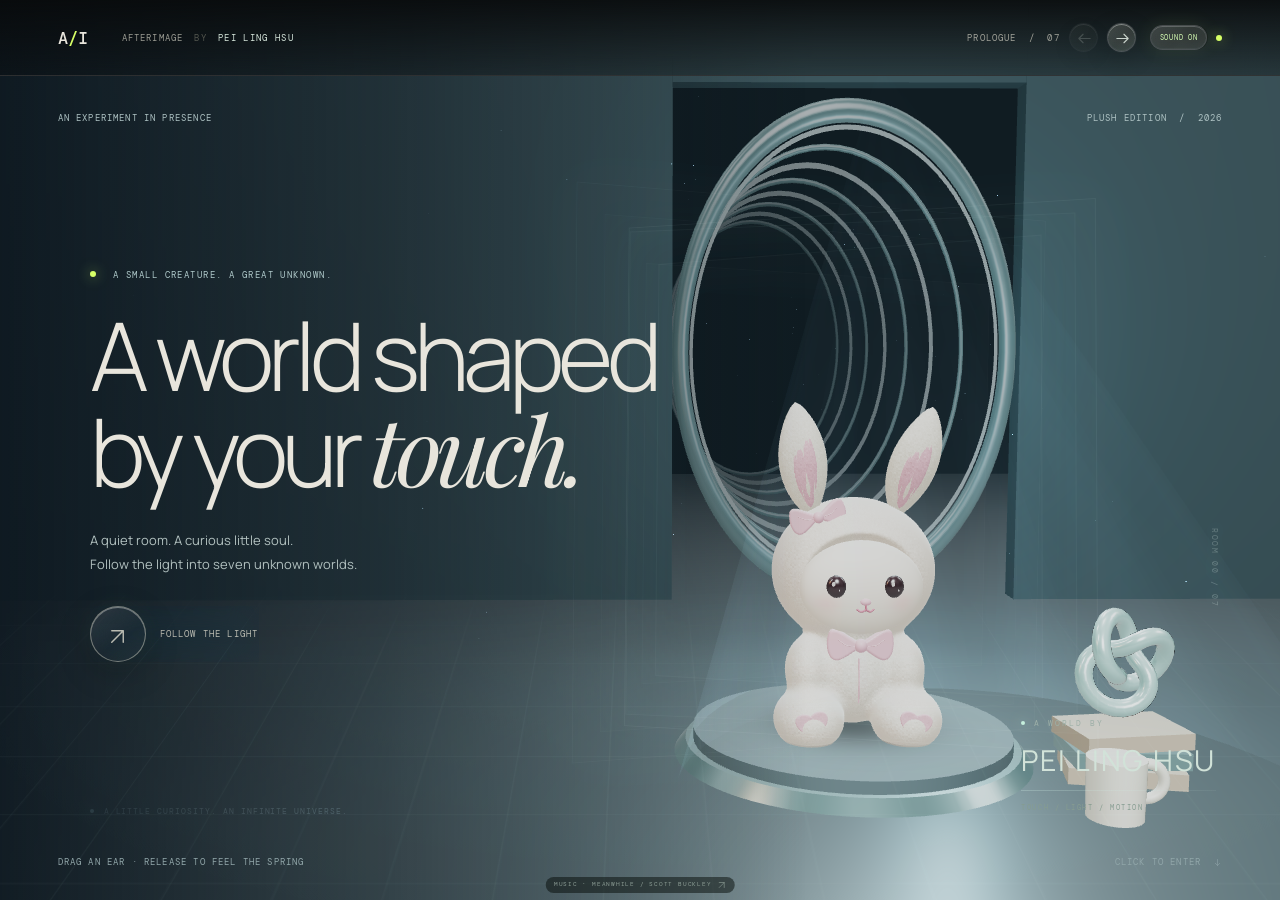
<file: index.html>
<!doctype html>
<html lang="en">
<head>
  <meta name="site-release" content="liquid3d-20261025">
  <meta charset="utf-8">
  <meta name="viewport" content="width=device-width, initial-scale=1">
  <meta name="theme-color" content="#0c0d0c">
  <title>PEI LING HSU — AFTERIMAGE</title>
  <meta name="author" content="Pei Ling Hsu">
  <meta name="description" content="AFTERIMAGE by Pei Ling Hsu. Seven interactive worlds shaped by touch, light and motion.">
  <link rel="preload" href="assets/models/lumi-plush.glb" as="fetch" crossorigin="anonymous">
  <link rel="stylesheet" href="fonts.css">
  <link rel="stylesheet" href="style.css?v=cb6b99a76942">
</head>
<body>
  <div class="grain" aria-hidden="true"></div>
  <header class="hud">
    <a class="sigil" href="#threshold" aria-label="Return to beginning">A<span>/</span>I</a>
    <span class="hud-title mono">AFTERIMAGE <i>BY</i> <span class="hud-author">PEI LING HSU</span></span>
    <div class="hud-right"><span class="chapter-count mono" id="chapterCount">PROLOGUE&nbsp; / &nbsp;07</span><button class="chapter-step" id="chapterPrev" aria-label="Previous chapter"><svg class="ui-arrow" viewBox="0 0 24 24" fill="none" stroke="currentColor" stroke-width="1.5" stroke-linecap="round" stroke-linejoin="round" aria-hidden="true" focusable="false"><path d="M20 12H4m6-6-6 6 6 6"/></svg></button><button class="chapter-step" id="chapterNext" aria-label="Next chapter"><svg class="ui-arrow" viewBox="0 0 24 24" fill="none" stroke="currentColor" stroke-width="1.5" stroke-linecap="round" stroke-linejoin="round" aria-hidden="true" focusable="false"><path d="M4 12h16m-6-6 6 6-6 6"/></svg></button><button class="sound-toggle mono" id="soundToggle" aria-pressed="true">SOUND&nbsp; ON</button><span class="hud-dot"></span></div>
  </header>
  <div class="progress-track"><span id="progress"></span></div>

  <div class="world-architecture" aria-hidden="true">
    <div class="room-floor"></div><div class="room-portal portal-a"></div><div class="room-portal portal-b"></div>
    <div class="room-coordinate mono" id="roomCoordinate">ROOM 00 / 07</div>
  </div>

  <main class="journey" id="journey">
    <section class="scene threshold is-active" id="threshold" data-chapter="PROLOGUE" aria-label="The threshold">
      <div id="homeWorld" class="home-world"></div>
      <div class="threshold-wash"></div>
      <div class="scene-meta mono"><span>AN EXPERIMENT IN PRESENCE</span><span>PLUSH EDITION&nbsp; / &nbsp;2026</span></div>
      <div class="threshold-copy">
        <p class="kicker mono"><span class="live-mark"></span> A SMALL CREATURE. A GREAT UNKNOWN.</p>
        <h1>A world shaped<br>by your <span class="touch-word"><em>touch.</em><i aria-hidden="true">touch.</i></span></h1>
        <p class="threshold-intro">A quiet room. A curious little soul.<br>Follow the light into seven unknown worlds.</p>
        <button class="enter-button" id="enterButton"><span class="enter-ring"><b><svg class="ui-arrow" viewBox="0 0 24 24" fill="none" stroke="currentColor" stroke-width="1.5" stroke-linecap="round" stroke-linejoin="round" aria-hidden="true" focusable="false"><path d="M6 18 18 6M6 6h12v12"/></svg></b></span><span class="mono">FOLLOW THE LIGHT</span></button>
      </div>
      <div class="creator-signature signature-home" tabindex="0" aria-label="A world by Pei Ling Hsu">
        <span class="signature-eyebrow mono"><i></i> A WORLD BY</span>
        <p class="signature-name" aria-label="Pei Ling Hsu">PEI LING HSU</p>
        <span class="signature-rule" aria-hidden="true"></span>
        <span class="signature-caption mono">TOUCH / LIGHT / MOTION</span>
      </div>
      <div class="threshold-foot mono"><span>DRAG AN EAR · RELEASE TO FEEL THE SPRING</span><span>CLICK TO ENTER&nbsp; <svg class="ui-arrow" viewBox="0 0 24 24" fill="none" stroke="currentColor" stroke-width="1.5" stroke-linecap="round" stroke-linejoin="round" aria-hidden="true" focusable="false"><path d="M12 4v16m-6-6 6 6 6-6"/></svg></span></div>
    </section>

    <section class="scene fluid-scene" id="fluidScene" data-chapter="I — THE TRACE" aria-label="Fluid field">
      <canvas class="scene-canvas" id="fluidCanvas" aria-label="Move and hold your pointer to disturb the fluid field"></canvas>
      <div class="scene-vignette"></div>
      <div class="scene-topline mono"><span>01 / THE TRACE</span><span>HOLD · MOVE · RELEASE</span></div>
      <div class="scene-copy fluid-copy">
        <p class="kicker mono">A SURFACE THAT REMEMBERS</p>
        <h2 class="ghost-title">Nothing<br>stays <em>still.</em></h2>
        <h2 class="reveal-title" aria-hidden="true">Nothing<br>stays <em>still.</em></h2>
        <p class="scene-description">Hold the field. Pull it into a current.<br>Let go and watch the memory dissolve.</p>
      </div>
      <div class="scene-aside mono"><span>FIELD STUDY / 001</span><span>YOUR CURSOR IS THE FORCE</span></div>
      <button class="next-scene mono" data-next="gravityScene">FOLLOW THE CURRENT <b><svg class="ui-arrow" viewBox="0 0 24 24" fill="none" stroke="currentColor" stroke-width="1.5" stroke-linecap="round" stroke-linejoin="round" aria-hidden="true" focusable="false"><path d="M4 12h16m-6-6 6 6-6 6"/></svg></b></button>
    </section>

    <section class="scene gravity-scene" id="gravityScene" data-chapter="II — THE BODY" aria-label="Three dimensional gravity field">
      <canvas class="scene-canvas" id="gravityCanvas" aria-label="Drag the planets across the floor and collide them"></canvas>
      <div class="gravity-glow"></div>
      <div class="scene-topline mono"><span>02 / THE BODY</span><span>DRAG IN ANY DIRECTION · SHIFT-DRAG FOR DEPTH</span></div>
      <div class="scene-copy gravity-copy">
        <p class="kicker mono">MASS / MOMENTUM / 3D COLLISION</p>
        <h2>Give it<br><em>weight.</em></h2>
        <p class="scene-description">Pull a planet up, across, or through depth.<br>Release it into the pile. Watch the stack settle.</p>
      </div>
      <div class="collision-readout mono"><span>3D GRAVITY / FLOOR + STACK</span><b id="collisionCount">0 IMPACTS</b></div>
      <button class="next-scene mono" data-next="revealScene">STEP INTO THE ARCHIVE <b><svg class="ui-arrow" viewBox="0 0 24 24" fill="none" stroke="currentColor" stroke-width="1.5" stroke-linecap="round" stroke-linejoin="round" aria-hidden="true" focusable="false"><path d="M4 12h16m-6-6 6 6-6 6"/></svg></b></button>
    </section>

    <section class="scene reveal-scene" id="revealScene" data-chapter="III — THE OBJECT" aria-label="Layered exhibit reveal">
      <div class="scene-topline mono"><span>03 / THE OBJECT</span><span>CLICK TO PEEL BACK A LAYER</span></div>
      <div class="reveal-composition">
        <div class="object-caption mono"><span>SPECIMEN 03-A</span><span>AN OBJECT IN FOUR MEMORIES</span></div>
        <div class="object-stage" id="objectStage" role="img" aria-label="A layered glass sculpture. Click to uncover it.">
          <div class="object-aura"></div>
          <div class="object-core"><span>AFTER<br>IMAGE</span><i></i></div>
          <div class="object-shell shell-back"></div>
          <div class="object-shell shell-mid"></div>
          <div class="object-shell shell-front"></div>
          <div class="object-orbit orbit-a"></div><div class="object-orbit orbit-b"></div>
          <span class="object-index mono">03 — 04</span>
        </div>
        <div class="object-copy">
          <p class="kicker mono">A STUDY IN REVEAL</p>
          <h2>Look closer.<br><em>Then closer.</em></h2>
          <p>Some things only appear after the surface moves.</p>
          <button id="peelButton" class="peel-button mono"><span>UNVEIL LAYER 01</span><b><svg class="ui-arrow" viewBox="0 0 24 24" fill="none" stroke="currentColor" stroke-width="1.5" stroke-linecap="round" stroke-linejoin="round" aria-hidden="true" focusable="false"><path d="M6 18 18 6M6 6h12v12"/></svg></b></button>
          <div class="layer-counter mono" id="layerCounter">LAYER 00 / 03</div>
        </div>
      </div>
      <button class="next-scene mono" data-next="clothScene">LEAVE SOMETHING BEHIND <b><svg class="ui-arrow" viewBox="0 0 24 24" fill="none" stroke="currentColor" stroke-width="1.5" stroke-linecap="round" stroke-linejoin="round" aria-hidden="true" focusable="false"><path d="M4 12h16m-6-6 6 6-6 6"/></svg></b></button>
    </section>

    <section class="scene cloth-scene" id="clothScene" data-chapter="IV — THE HAND" aria-label="Cloth simulation">
      <canvas class="scene-canvas" id="clothCanvas" aria-label="Grab any point on the cloth and pull"></canvas>
      <div class="cloth-atmosphere"></div>
      <div class="scene-topline mono"><span>04 / THE HAND</span><span>GRAB THE FABRIC · PULL · RELEASE</span></div>
      <div class="scene-copy cloth-copy">
        <p class="kicker mono">A SOFT BODY IN SPACE</p>
        <h2>What we<br>touch, <em>moves.</em></h2>
        <p class="scene-description">Take hold anywhere.<br>The fabric will follow your hand.</p>
      </div>
      <div class="cloth-note mono">TENSION / MEMORY / RETURN</div>
      <button class="next-scene mono" data-next="orbitScene">ENTER THE ORBIT ROOM <b><svg class="ui-arrow" viewBox="0 0 24 24" fill="none" stroke="currentColor" stroke-width="1.5" stroke-linecap="round" stroke-linejoin="round" aria-hidden="true" focusable="false"><path d="M4 12h16m-6-6 6 6-6 6"/></svg></b></button>
    </section>

    <section class="scene orbit-scene" id="orbitScene" data-chapter="V — THE BLOOM" aria-label="A modeled three dimensional flower">
      <canvas class="scene-canvas" id="orbitCanvas" aria-label="Drag to turn the flower; click to open and close the petals"></canvas>
      <div class="scene-vignette"></div>
      <div class="scene-topline mono"><span>05 / THE BLOOM</span><span>DRAG TO TURN · CLICK TO OPEN</span></div>
      <div class="scene-copy orbit-copy">
        <p class="kicker mono">A STUDY IN LAYERS</p>
        <h2>Let it<br><em>unfold.</em></h2>
        <p class="scene-description">Turn the bloom in your hand.<br>Click to open and close its petals.</p>
      </div>
      <div class="scene-aside mono"><span>PETALS / 036</span><span>THE MODEL TURNS WITH YOU</span></div>
      <button class="next-scene mono" data-next="fieldScene">ENTER THE MAGNETIC ROOM <b><svg class="ui-arrow" viewBox="0 0 24 24" fill="none" stroke="currentColor" stroke-width="1.5" stroke-linecap="round" stroke-linejoin="round" aria-hidden="true" focusable="false"><path d="M4 12h16m-6-6 6 6-6 6"/></svg></b></button>
    </section>

    <section class="scene field-scene" id="fieldScene" data-chapter="VI — THE FIELD" aria-label="A magnetic particle field">
      <canvas class="scene-canvas" id="fieldCanvas" aria-label="Move to attract particles, hold to reverse the field"></canvas>
      <div class="scene-vignette"></div>
      <canvas class="magnet-model" id="magnetCanvas" aria-label="A modeled 3D horseshoe magnet"></canvas>
      <div class="magnet-label magnet-n" aria-hidden="true">N</div><div class="magnet-label magnet-s" aria-hidden="true">S</div>
      <div class="scene-topline mono"><span>06 / THE MAGNET</span><span>MOVE TO ATTRACT · HOLD TO REPEL</span></div>
      <div class="scene-copy field-copy">
        <p class="kicker mono">INVISIBLE FORCES, MADE VISIBLE</p>
        <h2>Feel the<br><em>invisible.</em></h2>
        <p class="scene-description">Watch the filings gather around the poles.<br>Move your hand to bend the field.</p>
      </div>
      <div class="scene-aside mono"><span>NORTH / SOUTH · ATTRACTION / REPULSION</span><span>THE FIELD ANSWERS YOUR HAND</span></div>
      <button class="next-scene mono" data-next="lensScene">PASS THROUGH THE GLASS <b><svg class="ui-arrow" viewBox="0 0 24 24" fill="none" stroke="currentColor" stroke-width="1.5" stroke-linecap="round" stroke-linejoin="round" aria-hidden="true" focusable="false"><path d="M4 12h16m-6-6 6 6-6 6"/></svg></b></button>
    </section>

    <section class="scene lens-scene" id="lensScene" data-chapter="VII — THE COSMIC SEA" aria-label="A pointer-controlled spiral galaxy">
      <div class="scene-canvas cosmic-world" id="cosmicWorld" role="img" aria-label="Move the perspective halo to reveal a three-dimensional galaxy. Hold to look deeper."></div>
      <div class="lens-copy scene-copy">
        <p class="kicker mono">THE EDGE OF WHAT WE KNOW</p>
        <h2>Where the<br><em>dark sings.</em></h2>
        <p class="scene-description">Move the halo. Look into another universe.<br>Hold to drift deeper into the stars.</p>
      </div>
      <div class="scene-topline mono"><span>07 / THE COSMIC SEA</span><span>DRAG TO EXPLORE · HOLD TO EXPAND · RELEASE TO SCATTER</span></div>
      <div class="scene-aside mono"><span>SPIRAL ARM / 04</span><span>A WINDOW INTO THE INFINITE</span></div>
      <button class="next-scene mono" data-next="epilogue">DRIFT BEYOND THE EDGE <b><svg class="ui-arrow" viewBox="0 0 24 24" fill="none" stroke="currentColor" stroke-width="1.5" stroke-linecap="round" stroke-linejoin="round" aria-hidden="true" focusable="false"><path d="M4 12h16m-6-6 6 6-6 6"/></svg></b></button>
    </section>

    <section class="scene epilogue" id="epilogue" data-chapter="EPILOGUE" aria-label="End of experience">
      <div class="epilogue-glass"></div>
      <div class="scene-topline mono"><span>END OF TAKE</span><span>THE SPACE REMAINS</span></div>
      <div class="epilogue-copy">
        <p class="kicker mono">AFTERIMAGE / 2026</p>
        <h2>The end<br>is another <em>beginning.</em></h2>
        <div class="creator-signature signature-end" tabindex="0" aria-label="An interactive world by Pei Ling Hsu">
          <span class="signature-eyebrow mono"><i></i> AN INTERACTIVE WORLD BY</span>
          <p class="signature-name" aria-label="Pei Ling Hsu">PEI LING HSU</p>
          <span class="signature-rule" aria-hidden="true"></span>
        </div>
        <button class="restart-button mono" id="restartButton">RETURN TO THE THRESHOLD&nbsp; <svg class="ui-arrow" viewBox="0 0 24 24" fill="none" stroke="currentColor" stroke-width="1.5" stroke-linecap="round" stroke-linejoin="round" aria-hidden="true" focusable="false"><path d="M6 18 18 6M6 6h12v12"/></svg></button>
      </div>
      <div class="epilogue-foot mono"><span>PEI LING HSU / AFTERIMAGE / 2026</span><span>THANK YOU FOR LEAVING A TRACE</span></div>
    </section>
  </main>

  <a class="music-credit mono" href="music-credits.html" target="_blank" rel="noopener">MUSIC · MEANWHILE / SCOTT BUCKLEY <svg class="ui-arrow" viewBox="0 0 24 24" fill="none" stroke="currentColor" stroke-width="1.5" stroke-linecap="round" stroke-linejoin="round" aria-hidden="true" focusable="false"><path d="M6 18 18 6M6 6h12v12"/></svg></a>
  <div class="custom-cursor" aria-hidden="true"><i></i><span>DRAG</span></div>
  <script src="cinematic.js?v=bdc3c764c707"></script>
  <script src="app.js?v=c9c0377e752d"></script>
  <script src="assets/home-world.js?v=9c31e48787ae" defer></script>
<script src="release-check.js?v=2c79099788d6" defer></script>
</body>
</html>
</file>
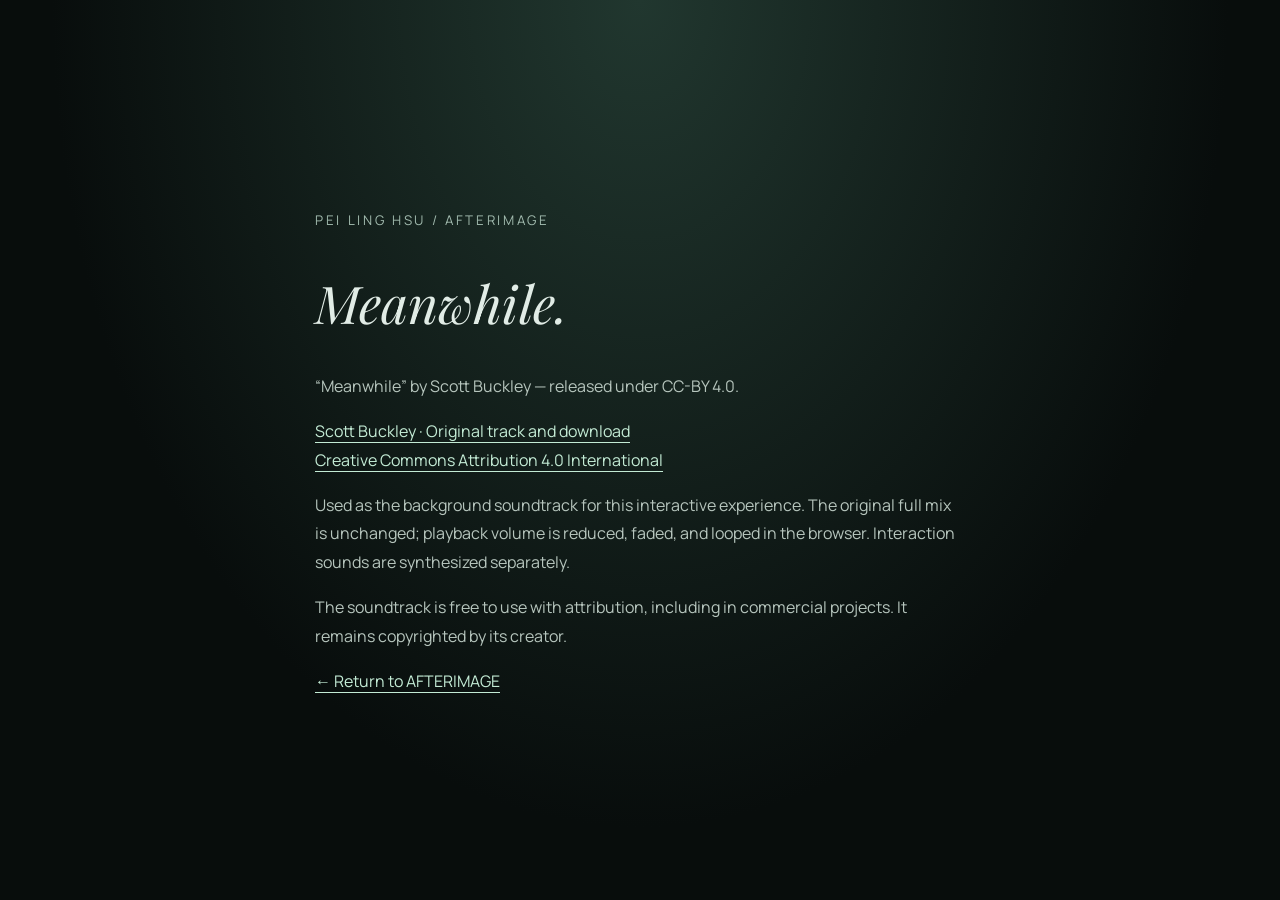
<file: music-credits.html>
<!doctype html><html lang="en"><head><meta charset="utf-8"><meta name="viewport" content="width=device-width,initial-scale=1"><title>Music credits — AFTERIMAGE</title><link rel="stylesheet" href="fonts.css"><style>body{margin:0;min-height:100svh;display:grid;place-items:center;background:radial-gradient(ellipse at top,#21372f,#080d0c 65%);color:#e1ece6;font:16px/1.8 Manrope,Arial,sans-serif}main{max-width:650px;padding:50px 8vw}small{letter-spacing:.2em;color:#a0b9ad}h1{font:italic 52px 'Playfair Display',Georgia,serif}a{color:#c3ebd5;text-underline-offset:5px}p{color:#b6c5bd}</style></head><body><main><small>PEI LING HSU / AFTERIMAGE</small><h1>Meanwhile.</h1><p>“Meanwhile” by Scott Buckley — released under CC-BY 4.0.</p><p><a href="https://www.scottbuckley.com.au/library/meanwhile/">Scott Buckley · Original track and download</a><br><a href="https://creativecommons.org/licenses/by/4.0/">Creative Commons Attribution 4.0 International</a></p><p>Used as the background soundtrack for this interactive experience. The original full mix is unchanged; playback volume is reduced, faded, and looped in the browser. Interaction sounds are synthesized separately.</p><p>The soundtrack is free to use with attribution, including in commercial projects. It remains copyrighted by its creator.</p><a href="./">← Return to AFTERIMAGE</a></main></body></html>
</file>
<file: fonts.css>
/* Self-hosted Latin fonts. Licenses: assets/fonts/*-OFL.txt */
@font-face {
  font-family: 'DM Mono';
  font-style: normal;
  font-weight: 400;
  font-display: swap;
  src: url(assets/fonts/font-1.woff2) format('woff2');
  unicode-range: U+0000-00FF, U+0131, U+0152-0153, U+02BB-02BC, U+02C6, U+02DA, U+02DC, U+0304, U+0308, U+0329, U+2000-206F, U+20AC, U+2122, U+2191, U+2193, U+2212, U+2215, U+FEFF, U+FFFD;
}
@font-face {
  font-family: 'DM Mono';
  font-style: normal;
  font-weight: 500;
  font-display: swap;
  src: url(assets/fonts/font-2.woff2) format('woff2');
  unicode-range: U+0000-00FF, U+0131, U+0152-0153, U+02BB-02BC, U+02C6, U+02DA, U+02DC, U+0304, U+0308, U+0329, U+2000-206F, U+20AC, U+2122, U+2191, U+2193, U+2212, U+2215, U+FEFF, U+FFFD;
}
@font-face {
  font-family: 'Manrope';
  font-style: normal;
  font-weight: 300;
  font-display: swap;
  src: url(assets/fonts/font-3.woff2) format('woff2');
  unicode-range: U+0000-00FF, U+0131, U+0152-0153, U+02BB-02BC, U+02C6, U+02DA, U+02DC, U+0304, U+0308, U+0329, U+2000-206F, U+20AC, U+2122, U+2191, U+2193, U+2212, U+2215, U+FEFF, U+FFFD;
}
@font-face {
  font-family: 'Manrope';
  font-style: normal;
  font-weight: 400;
  font-display: swap;
  src: url(assets/fonts/font-3.woff2) format('woff2');
  unicode-range: U+0000-00FF, U+0131, U+0152-0153, U+02BB-02BC, U+02C6, U+02DA, U+02DC, U+0304, U+0308, U+0329, U+2000-206F, U+20AC, U+2122, U+2191, U+2193, U+2212, U+2215, U+FEFF, U+FFFD;
}
@font-face {
  font-family: 'Manrope';
  font-style: normal;
  font-weight: 500;
  font-display: swap;
  src: url(assets/fonts/font-3.woff2) format('woff2');
  unicode-range: U+0000-00FF, U+0131, U+0152-0153, U+02BB-02BC, U+02C6, U+02DA, U+02DC, U+0304, U+0308, U+0329, U+2000-206F, U+20AC, U+2122, U+2191, U+2193, U+2212, U+2215, U+FEFF, U+FFFD;
}
@font-face {
  font-family: 'Manrope';
  font-style: normal;
  font-weight: 600;
  font-display: swap;
  src: url(assets/fonts/font-3.woff2) format('woff2');
  unicode-range: U+0000-00FF, U+0131, U+0152-0153, U+02BB-02BC, U+02C6, U+02DA, U+02DC, U+0304, U+0308, U+0329, U+2000-206F, U+20AC, U+2122, U+2191, U+2193, U+2212, U+2215, U+FEFF, U+FFFD;
}
@font-face {
  font-family: 'Playfair Display';
  font-style: italic;
  font-weight: 400;
  font-display: swap;
  src: url(assets/fonts/font-4.woff2) format('woff2');
  unicode-range: U+0000-00FF, U+0131, U+0152-0153, U+02BB-02BC, U+02C6, U+02DA, U+02DC, U+0304, U+0308, U+0329, U+2000-206F, U+20AC, U+2122, U+2191, U+2193, U+2212, U+2215, U+FEFF, U+FFFD;
}
@font-face {
  font-family: 'Playfair Display';
  font-style: normal;
  font-weight: 400;
  font-display: swap;
  src: url(assets/fonts/font-5.woff2) format('woff2');
  unicode-range: U+0000-00FF, U+0131, U+0152-0153, U+02BB-02BC, U+02C6, U+02DA, U+02DC, U+0304, U+0308, U+0329, U+2000-206F, U+20AC, U+2122, U+2191, U+2193, U+2212, U+2215, U+FEFF, U+FFFD;
}
@font-face {
  font-family: 'Playfair Display';
  font-style: normal;
  font-weight: 500;
  font-display: swap;
  src: url(assets/fonts/font-5.woff2) format('woff2');
  unicode-range: U+0000-00FF, U+0131, U+0152-0153, U+02BB-02BC, U+02C6, U+02DA, U+02DC, U+0304, U+0308, U+0329, U+2000-206F, U+20AC, U+2122, U+2191, U+2193, U+2212, U+2215, U+FEFF, U+FFFD;
}
</file>
<file: style.css>
:root{--bg:#0c0d0c;--paper:#e8e5dc;--soft:#a7a79d;--line:#ffffff2b;--lime:#d7ff67;--serif:'Playfair Display',Georgia,serif;--sans:'Manrope','Helvetica Neue',Arial,sans-serif;--mono:'DM Mono',monospace}
*{box-sizing:border-box}html{background:var(--bg);scroll-behavior:smooth}body{margin:0;background:var(--bg);color:var(--paper);font-family:var(--sans);overflow:hidden}button,a{font:inherit;color:inherit}button{cursor:pointer}a{text-decoration:none}.mono{font:10px var(--mono);letter-spacing:.13em}.grain{position:fixed;inset:-50%;z-index:40;pointer-events:none;opacity:.055;background-image:url("data:image/svg+xml,%3Csvg viewBox='0 0 180 180' xmlns='http://www.w3.org/2000/svg'%3E%3Cfilter id='n'%3E%3CfeTurbulence type='fractalNoise' baseFrequency='.85' numOctaves='3' stitchTiles='stitch'/%3E%3C/filter%3E%3Crect width='100%25' height='100%25' filter='url(%23n)' opacity='.5'/%3E%3C/svg%3E");animation:grain .3s steps(2) infinite}
.hud{position:fixed;z-index:35;top:0;left:0;right:0;height:76px;padding:0 4.5vw;display:flex;align-items:center;border-bottom:1px solid #ffffff17;background:linear-gradient(180deg,#080a0be8,#080a0b5c);backdrop-filter:blur(18px)}.sigil{font:500 17px var(--mono);letter-spacing:-.12em}.sigil span{color:var(--lime);padding:0 2px}.hud-title{margin-left:36px;color:#9a9b92;font-size:9px}.hud-title i{font-style:normal;color:#53564e;margin:0 5px}.hud-right{margin-left:auto;display:flex;align-items:center;gap:13px;color:#a1a299}.chapter-count{font-size:9px}.hud-dot,.live-mark{width:6px;height:6px;border-radius:50%;background:var(--lime);box-shadow:0 0 13px #d7ff67a0}.progress-track{position:fixed;z-index:36;top:75px;left:0;right:0;height:1px;background:#ffffff10}.progress-track span{display:block;width:0;height:100%;background:var(--lime);box-shadow:0 0 8px var(--lime);transition:width .3s}
.journey{height:100svh;overflow-y:auto;overflow-x:hidden;scroll-snap-type:y mandatory;scrollbar-width:none;overscroll-behavior-y:contain}.journey::-webkit-scrollbar{display:none}.scene{height:100svh;min-height:620px;width:100%;position:relative;overflow:hidden;scroll-snap-align:start;isolation:isolate}.scene:after{content:'';position:absolute;inset:0;z-index:1;pointer-events:none;opacity:.35;background-image:radial-gradient(circle,#e4f0d52b .7px,transparent .95px);background-size:5px 5px;mask-image:linear-gradient(110deg,#000,transparent 68%)}
.threshold{background:radial-gradient(ellipse at 72% 49%,#292a26 0%,#171816 25%,#0c0d0c 65%);display:flex;align-items:center}.threshold-canvas{position:absolute;inset:0;width:100%;height:100%;z-index:0}.threshold-wash{position:absolute;inset:0;z-index:1;background:radial-gradient(ellipse at 75% 48%,transparent 0 17%,#d9d3bf13 17.2%,transparent 17.6% 28%,#d9d3bf0c 28.3%,transparent 28.7% 39%);pointer-events:none}.scene-meta,.threshold-foot{position:absolute;z-index:3;left:4.5vw;right:4.5vw;display:flex;justify-content:space-between;color:#92938a;font-size:9px}.scene-meta{top:112px}.threshold-foot{bottom:32px}.threshold-copy{position:relative;z-index:3;margin-left:13vw;margin-top:22px}.kicker{font:10px var(--mono);letter-spacing:.16em;color:#a7a79d}.kicker .live-mark{display:inline-block;margin-right:11px;vertical-align:1px}.threshold h1{font-size:clamp(68px,10.7vw,158px);font-weight:300;letter-spacing:-.09em;line-height:.9;margin:27px 0 30px}.threshold h1 em,.scene-copy h2 em,.object-copy h2 em,.epilogue-copy h2 em{font-family:var(--serif);font-weight:400;letter-spacing:-.065em}.threshold-intro,.scene-description{font-size:13px;line-height:1.9;color:#aaa99f}.threshold-intro{margin:0 0 29px}.enter-button{display:inline-flex;align-items:center;gap:14px;padding:0;border:0;background:none;color:#b9bab0}.enter-button .mono{font-size:9px}.enter-ring{width:56px;height:56px;border:1px solid #d8d7c677;border-radius:50%;display:grid;place-items:center;background:#ffffff07;transition:transform .4s,background .4s,border-color .4s,box-shadow .4s;backdrop-filter:blur(8px)}.enter-ring b{font:20px var(--sans);font-weight:300}.enter-button:hover .enter-ring{transform:rotate(45deg);background:#d7ff6726;border-color:var(--lime);box-shadow:0 0 35px #d7ff6732}
.portal-rip{position:absolute;z-index:5;inset:0;pointer-events:none;background:radial-gradient(circle at var(--rip-x,50%) var(--rip-y,50%),#f2f0e6 0,#d8d8c8 8%,#64706a 14%,#19201b 22%,#0c0d0c 37%);clip-path:circle(0 at var(--rip-x,50%) var(--rip-y,50%));transition:clip-path 1.25s cubic-bezier(.76,0,.18,1)}.threshold.open .portal-rip{clip-path:circle(150% at var(--rip-x,50%) var(--rip-y,50%))}.threshold.open .threshold-copy{animation:pullThrough .8s ease both}.threshold.open{pointer-events:none}
.fluid-scene{background:radial-gradient(ellipse at 68% 46%,#2a3029,#141715 31%,#0a0d0c 74%)}.scene-canvas{position:absolute;inset:0;width:100%;height:100%;z-index:0;touch-action:none}.scene-vignette{position:absolute;inset:0;z-index:1;background:linear-gradient(90deg,#0a0c0bef 0%,#0a0c0bba 28%,transparent 72%),radial-gradient(ellipse at center,transparent 35%,#0507078c 100%);pointer-events:none}.scene-topline{position:absolute;z-index:4;top:108px;left:5vw;right:5vw;display:flex;justify-content:space-between;color:#aaa99f}.scene-topline span:last-child{color:#77796f}.scene-copy{position:absolute;z-index:4;top:50%;left:12vw;transform:translateY(-44%)}.scene-copy .kicker{margin:0 0 24px}.scene-copy h2,.object-copy h2,.epilogue-copy h2{font-size:clamp(64px,9.7vw,139px);line-height:.88;letter-spacing:-.09em;font-weight:300;margin:0}.scene-copy h2 em,.object-copy h2 em,.epilogue-copy h2 em{color:#bcbdb1}.scene-description{margin:27px 0 0;color:#aaa99f}.ghost-title,.reveal-title{font-size:clamp(64px,9.7vw,139px);line-height:.88;letter-spacing:-.09em;font-weight:300;margin:0}.ghost-title{color:#dfdfd52d}.reveal-title{position:absolute;left:0;top:0;color:#e9f4d5;filter:drop-shadow(0 0 28px #d8ff6780);mask-image:radial-gradient(circle 155px at var(--reveal-x,50%) var(--reveal-y,50%),#000 0,transparent 100%);-webkit-mask-image:radial-gradient(circle 155px at var(--reveal-x,50%) var(--reveal-y,50%),#000 0,transparent 100%)}.fluid-copy{min-width:520px}.scene-aside{position:absolute;z-index:4;left:5vw;right:5vw;bottom:35px;display:flex;justify-content:space-between;color:#81837a;font-size:9px}.next-scene{position:absolute;z-index:5;right:5vw;bottom:31px;border:1px solid #ffffff35;border-radius:40px;padding:13px 17px;background:#ffffff08;color:#c5c5ba;backdrop-filter:blur(12px);font:9px var(--mono);letter-spacing:.1em;transition:.3s}.next-scene b{color:var(--lime);margin-left:15px;font-size:14px;font-weight:400}.next-scene:hover{background:#d7ff6714;border-color:#d7ff677a;color:#fff}
.gravity-scene{background:radial-gradient(ellipse at 68% 48%,#1b2d30,#101819 35%,#090d0f 76%)}.gravity-glow{position:absolute;inset:0;z-index:1;pointer-events:none;background:linear-gradient(90deg,#0a0e10ed 0%,#0a0e10a6 30%,transparent 68%),radial-gradient(ellipse at 65% 52%,#94ecff0c,transparent 37%)}.gravity-copy{left:12vw}.gravity-copy h2{font-size:clamp(70px,10vw,148px)}.collision-readout{position:absolute;z-index:4;left:5vw;bottom:37px;display:flex;flex-direction:column;gap:6px;color:#868b85;font-size:8px}.collision-readout b{color:#c6dbd7;font-size:9px;font-weight:400}.gravity-scene .next-scene{bottom:31px}
.reveal-scene{background:radial-gradient(ellipse at 66% 48%,#30312b,#151714 38%,#0a0c0b 76%)}.reveal-composition{position:absolute;inset:76px 0 0;display:grid;grid-template-columns:1.1fr .9fr;align-items:center;padding:4vh 12vw 3vh 10vw}.object-caption{position:absolute;left:10vw;right:12vw;top:54px;display:flex;justify-content:space-between;color:#888a81;font-size:8px;z-index:4}.object-stage{height:min(68vh,650px);position:relative;perspective:1100px;display:grid;place-items:center;cursor:pointer;transform-style:preserve-3d;--px:0;--py:0}.object-aura{position:absolute;width:65%;height:68%;border-radius:50%;background:radial-gradient(ellipse,#d5ff8c19,transparent 67%);filter:blur(28px)}.object-core{position:absolute;width:min(27vw,310px);height:min(47vh,440px);min-width:230px;min-height:330px;display:grid;place-items:center;transform:translate3d(calc(var(--px)*-8px),calc(var(--py)*-7px),-25px) rotateY(-14deg) rotateX(4deg);border:1px solid #e6f6d575;background:linear-gradient(135deg,#f4f3df4a,#a6bba52b 42%,#d9ff9a17);box-shadow:inset 0 1px 0 #ffffffb0,inset 15px 0 35px #e1ffbd10,0 30px 70px #0009;backdrop-filter:blur(5px);transition:transform .45s}.object-core span{font:clamp(28px,4vw,52px)/.86 var(--serif);letter-spacing:-.06em;color:#edf4d7;text-shadow:0 2px 23px #d7ff6759}.object-core i{position:absolute;width:1px;height:70%;background:linear-gradient(transparent,#efffc9b5,transparent);transform:rotate(29deg);filter:blur(.2px)}.object-shell{position:absolute;width:min(25vw,285px);height:min(46vh,425px);min-width:220px;min-height:315px;transform-style:preserve-3d;transition:transform 1s cubic-bezier(.2,.8,.2,1),opacity .8s;backdrop-filter:blur(3px)}.shell-back{transform:translate3d(calc(var(--px)*-13px),calc(var(--py)*-11px),70px) rotateY(18deg) rotateZ(-8deg);border:1px solid #bde9d78a;background:linear-gradient(145deg,#c0f4d524,#96c6b622 45%,#c4f5d115);box-shadow:inset 0 1px 0 #fff9,0 15px 60px #0006}.shell-mid{transform:translate3d(calc(var(--px)*12px),calc(var(--py)*8px),120px) rotateY(-19deg) rotateZ(7deg);border:1px solid #e6f6ce9c;background:linear-gradient(25deg,#d8ff9a0c,#f0ffe146 47%,#9dbb8c19);box-shadow:inset 0 1px 0 #fff9,0 15px 48px #0006}.shell-front{transform:translate3d(calc(var(--px)*-18px),calc(var(--py)*-14px),170px) rotateY(13deg) rotateZ(13deg);border:1px solid #f0f5dca6;background:linear-gradient(135deg,#f4f5d32d,#ecffb80d 50%,#efffd627);box-shadow:inset 0 1px 0 #fff,0 15px 50px #0005}.object-orbit{position:absolute;width:77%;height:33%;border:1px solid #d6f5b448;border-radius:50%;transform:rotate(-22deg) rotateX(69deg);pointer-events:none}.orbit-a{translate:0 0 190px}.orbit-b{width:87%;height:42%;transform:rotate(24deg) rotateX(72deg);translate:0 0 225px;border-color:#d6f5b426}.object-index{position:absolute;right:4%;bottom:8%;color:#cad5bd;font-size:8px}.object-copy{position:relative;z-index:4;padding-left:3vw;transform:translateY(5vh)}.object-copy .kicker{margin:0 0 22px}.object-copy h2{font-size:clamp(48px,6vw,88px);line-height:.94}.object-copy>p:not(.kicker){font-size:12px;line-height:1.9;color:#aaa99f;margin:22px 0 26px}.peel-button{min-width:250px;display:flex;justify-content:space-between;align-items:center;padding:15px 0;border:0;border-top:1px solid #ffffff5c;border-bottom:1px solid #ffffff27;background:transparent;color:#d8d9ce;font:9px var(--mono);letter-spacing:.13em}.peel-button b{font:18px var(--sans);color:var(--lime);transition:transform .25s}.peel-button:hover b{transform:translate(5px,-5px)}.layer-counter{margin-top:12px;color:#77796f;font-size:8px}.reveal-scene[data-layer="1"] .shell-front{transform:translate3d(155px,-45px,260px) rotateY(35deg) rotateZ(23deg)}.reveal-scene[data-layer="2"] .shell-front{transform:translate3d(155px,-45px,260px) rotateY(35deg) rotateZ(23deg);opacity:.18}.reveal-scene[data-layer="2"] .shell-mid{transform:translate3d(-145px,52px,250px) rotateY(-33deg) rotateZ(-24deg)}.reveal-scene[data-layer="3"] .shell-front{transform:translate3d(180px,-95px,340px) rotateY(40deg) rotateZ(36deg);opacity:0}.reveal-scene[data-layer="3"] .shell-mid{transform:translate3d(-160px,88px,300px) rotateY(-40deg) rotateZ(-36deg);opacity:0}.reveal-scene[data-layer="3"] .shell-back{transform:translate3d(5px,110px,210px) rotateY(32deg) rotateZ(8deg);opacity:.12}.reveal-scene[data-layer="3"] .object-core{transform:translate3d(0,0,60px) rotateY(0) scale(1.06);box-shadow:inset 0 1px 0 #fff,0 0 80px #d7ff6740}
.cloth-scene{background:radial-gradient(ellipse at 70% 48%,#29312a,#151a17 39%,#0a0c0b 76%)}.cloth-scene .scene-canvas{z-index:2}.cloth-atmosphere{position:absolute;inset:0;z-index:1;background:linear-gradient(90deg,#0a0d0bed 0%,#0a0d0bb8 30%,transparent 73%),radial-gradient(ellipse at 68% 55%,#c4ffa21a,transparent 44%);pointer-events:none}.cloth-copy h2{font-size:clamp(65px,9vw,132px)}.cloth-note{position:absolute;z-index:4;right:5vw;bottom:38px;color:#9b9f92;font-size:8px}
.epilogue{background:radial-gradient(ellipse at 64% 48%,#252b25,#101411 42%,#090b0a 80%);display:flex;align-items:center}.epilogue-glass{position:absolute;width:min(44vw,620px);height:75vh;right:12vw;top:13vh;border:1px solid #e7f4d737;transform:rotate(9deg) skewY(-4deg);background:linear-gradient(135deg,#eaffd515,#b6d9a20a 44%,#c0e99510);box-shadow:inset 0 1px 0 #fff6,0 32px 110px #0008;backdrop-filter:blur(14px)}.epilogue-glass:after{content:'';position:absolute;inset:7%;border:1px solid #e7f4d71f;transform:rotate(-15deg)}.epilogue-copy{position:relative;z-index:3;margin-left:13vw}.epilogue-copy .kicker{margin:0 0 25px}.epilogue-copy h2{font-size:clamp(58px,8.8vw,125px);line-height:.9;font-weight:300;letter-spacing:-.08em}.restart-button{margin-top:35px;padding:15px 19px;border:1px solid #ffffff43;border-radius:40px;background:#ffffff08;color:#d8dacf;font-size:9px;letter-spacing:.12em;backdrop-filter:blur(14px);transition:.3s}.restart-button:hover{border-color:var(--lime);background:#d7ff6718}.epilogue-foot{position:absolute;z-index:3;bottom:31px;left:4.5vw;right:4.5vw;display:flex;justify-content:space-between;color:#85877d;font-size:8px}
.custom-cursor{position:fixed;z-index:60;left:0;top:0;width:25px;height:25px;border:1px solid var(--lime);border-radius:50%;pointer-events:none;opacity:0;display:grid;place-items:center;transform:translate3d(var(--cx,-50px),var(--cy,-50px),0) translate(-50%,-50%);transition:width .18s,height .18s,background .18s,opacity .18s;mix-blend-mode:screen}.custom-cursor i{width:3px;height:3px;background:var(--lime);border-radius:50%}.custom-cursor span{position:absolute;font:7px var(--mono);letter-spacing:.06em;opacity:0}.custom-cursor.is-visible{opacity:1}.custom-cursor.is-down{width:67px;height:67px;background:#d7ff6725}.custom-cursor.is-down i{opacity:0}.custom-cursor.is-down span{opacity:1}.custom-cursor.is-hover{width:48px;height:48px;background:#d7ff6715}
@keyframes grain{0%{transform:translate(0,0)}25%{transform:translate(2%,-1%)}50%{transform:translate(-1%,2%)}75%{transform:translate(1%,1%)}}@keyframes pullThrough{to{opacity:0;filter:blur(14px);transform:translateX(-5vw) scale(.9)}}
@media(max-width:760px){.hud{height:62px;padding:0 5vw}.hud-title{margin-left:16px;font-size:7px}.hud-right{gap:7px}.chapter-count{font-size:7px}.progress-track{top:61px}.scene{min-height:610px}.scene-meta{top:88px;font-size:7px}.threshold-copy{margin-left:7vw;margin-top:15px}.threshold h1{font-size:17vw;margin:23px 0}.threshold-intro,.scene-description{font-size:11px}.threshold-foot{left:5vw;right:5vw;bottom:22px;font-size:7px}.threshold-foot span:first-child{max-width:55%}.scene-topline{top:87px;left:5vw;right:5vw;font-size:7px}.scene-copy{left:7vw;top:43%}.scene-copy h2,.ghost-title,.reveal-title{font-size:17vw}.fluid-copy{min-width:0}.reveal-title{mask-image:radial-gradient(circle 120px at var(--reveal-x,50%) var(--reveal-y,50%),#000 0,transparent 100%);-webkit-mask-image:radial-gradient(circle 120px at var(--reveal-x,50%) var(--reveal-y,50%),#000 0,transparent 100%)}.scene-vignette,.gravity-glow,.cloth-atmosphere{background:linear-gradient(90deg,#0a0c0bec,transparent 90%),radial-gradient(ellipse at center,transparent 35%,#05070770 100%)}.scene-aside{left:5vw;right:5vw;bottom:22px;font-size:7px}.next-scene{right:5vw;bottom:59px;font-size:7px;padding:11px 13px}.collision-readout{left:5vw;bottom:22px;font-size:7px}.collision-readout b{font-size:7px}.reveal-composition{inset:62px 0 0;grid-template-columns:1fr;grid-template-rows:1fr auto;padding:8vh 6vw 11vh}.object-caption{left:6vw;right:6vw;top:27px;font-size:6px}.object-stage{height:44vh;min-height:290px}.object-core{width:200px;height:310px;min-width:200px;min-height:310px}.object-shell{width:190px;height:300px;min-width:190px;min-height:300px}.object-copy{padding:0 2vw;transform:none;display:grid;grid-template-columns:1fr 1fr;column-gap:14px;align-items:end}.object-copy .kicker,.object-copy h2,.object-copy>p{grid-column:1/-1}.object-copy .kicker{margin-bottom:11px}.object-copy h2{font-size:11vw}.object-copy>p:not(.kicker){margin:13px 0}.peel-button{min-width:0;font-size:7px}.layer-counter{text-align:right}.reveal-scene .next-scene{bottom:16px}.reveal-scene[data-layer="1"] .shell-front{transform:translate3d(90px,-25px,240px) rotateY(35deg) rotateZ(23deg)}.reveal-scene[data-layer="2"] .shell-mid{transform:translate3d(-90px,34px,230px) rotateY(-33deg) rotateZ(-24deg)}.reveal-scene[data-layer="3"] .shell-mid{transform:translate3d(-110px,55px,280px) rotateY(-40deg) rotateZ(-36deg)}.cloth-copy{top:37%}.cloth-note{right:5vw;bottom:23px;font-size:6px}.epilogue-copy{margin-left:7vw}.epilogue-copy h2{font-size:15vw}.epilogue-glass{width:56vw;height:58vh;right:7vw;top:23vh}.epilogue-foot{left:5vw;right:5vw;bottom:20px;font-size:6px}}
@media(hover:none) and (pointer:coarse){.custom-cursor{display:none}.journey{scroll-snap-type:y proximity}.next-scene,.peel-button,.restart-button{min-height:44px}}
.has-precision-pointer .custom-cursor{display:grid}
@media(prefers-reduced-motion:reduce){*,*:before,*:after{scroll-behavior:auto!important;animation-duration:.01ms!important;transition-duration:.01ms!important}}
.reveal-composition{z-index:2}.epilogue-glass{z-index:2}

/* The threshold is a view into the next room, not a colored wipe. */
.portal-world{position:absolute;inset:0;z-index:2;overflow:hidden;pointer-events:none;clip-path:circle(0 at var(--rip-x,50%) var(--rip-y,50%));background:radial-gradient(ellipse at 72% 48%,#345459 0%,#19282c 24%,#101719 50%,#090c0d 78%);transition:clip-path 1.55s cubic-bezier(.72,0,.2,1)}
.threshold.open .portal-world{clip-path:circle(150vmax at var(--rip-x,50%) var(--rip-y,50%))}
.portal-world:before,.portal-world:after{content:'';position:absolute;inset:-25%;pointer-events:none}
.portal-world:before{opacity:.72;background:radial-gradient(ellipse at 72% 52%,transparent 12%,#a4f4e31a 12.2%,transparent 12.8% 20%,#a4f4e318 20.2%,transparent 20.7% 29%,#d2fff016 29.2%,transparent 29.6% 38%,#d2fff00c 38.2%,transparent 38.7%);transform:rotate(-18deg) scale(1.1);animation:portal-drift 14s ease-in-out infinite alternate}
.portal-world:after{background:linear-gradient(115deg,transparent 25%,#a6edff0b 49%,transparent 50%),radial-gradient(ellipse at 68% 48%,transparent 28%,#070b0c88 78%);mix-blend-mode:screen}
.portal-world-halo{position:absolute;left:72%;top:49%;width:min(40vw,620px);aspect-ratio:1;border-radius:50%;transform:translate(-50%,-50%);background:radial-gradient(circle,#c9fff122,transparent 64%);filter:blur(8px);box-shadow:0 0 120px #86e6eb12}
.portal-world-ring{position:absolute;left:72%;top:49%;border:1px solid #c8fff02b;border-radius:50%;transform:translate(-50%,-50%) rotateX(63deg);box-shadow:0 0 34px #8dffe30a,inset 0 0 32px #9bfff00b}
.ring-one{width:min(55vw,830px);height:min(24vw,370px);animation:ring-float 7s ease-in-out infinite alternate}.ring-two{width:min(71vw,1060px);height:min(32vw,480px);border-color:#d8fff018;transform:translate(-50%,-50%) rotateX(63deg) rotateZ(-18deg);animation:ring-float 10s ease-in-out infinite alternate-reverse}
.portal-world-copy{position:absolute;left:72%;top:50%;display:flex;flex-direction:column;align-items:center;gap:23px;width:min(76vw,560px);text-align:center;transform:translate(-50%,-48%) scale(.78);opacity:0;filter:blur(10px);transition:opacity .7s ease .28s,filter .9s ease .2s,transform 1.1s cubic-bezier(.2,.8,.2,1) .18s;color:#eff7ed;text-shadow:0 4px 35px #b1effb35}
.portal-world-copy>b{font-size:clamp(36px,6.2vw,86px);line-height:.92;font-weight:300;letter-spacing:-.085em}.portal-world-copy>b em{font-family:var(--serif);font-weight:400}.portal-world-copy>.mono{color:#c9ded9a8;font-size:8px}
.threshold.open .portal-world-copy{opacity:1;filter:blur(0);transform:translate(-50%,-50%) scale(1)}
.portal-rip{z-index:5;background:transparent;clip-path:none;filter:none}
.portal-rip:after{content:'';position:absolute;left:var(--rip-x,50%);top:var(--rip-y,50%);width:3vmin;height:3vmin;border:1px solid #e7fff3;border-radius:50%;transform:translate(-50%,-50%) scale(.4);opacity:0;box-shadow:0 0 24px 5px #c8fff299,0 0 100px 24px #9eeaff40;}
.threshold.open .portal-rip:after{animation:portal-pulse 1.6s cubic-bezier(.2,.75,.25,1) both}
.threshold.open .threshold-copy{animation:pullThrough .58s cubic-bezier(.55,0,.8,.25) both;pointer-events:none}
.threshold.open .scene-meta,.threshold.open .threshold-foot{opacity:0;transition:opacity .35s ease}
.fluid-copy,.gravity-copy{pointer-events:none}
#gravityCanvas{cursor:grab}#gravityCanvas:active{cursor:grabbing}
@keyframes portal-pulse{0%{opacity:0;transform:translate(-50%,-50%) scale(.4)}12%{opacity:1}70%{opacity:.72}100%{opacity:0;transform:translate(-50%,-50%) scale(42)}}
@keyframes portal-drift{from{transform:rotate(-22deg) translate3d(-1%,0,0) scale(1.08)}to{transform:rotate(-12deg) translate3d(1%,1%,0) scale(1.14)}}
@keyframes ring-float{from{translate:0 -8px}to{translate:0 11px}}
@media(max-width:760px){.portal-world-halo{width:75vw}.portal-world-ring{left:68%}.ring-one{width:94vw;height:42vw}.ring-two{width:120vw;height:56vw}.portal-world-copy{left:68%;width:84vw;gap:15px}.portal-world-copy>b{font-size:clamp(32px,9vw,56px)}.portal-world-copy>.mono{font-size:6px}}

/* A fixed viewpoint inside one room: chapters move like camera cuts, never scroll. */
.journey{position:fixed;inset:0;height:100svh;overflow:hidden;scroll-snap-type:none;overscroll-behavior:none;perspective:1400px;transform-style:preserve-3d}
.scene{position:absolute;inset:0;width:100%;height:100%;min-height:0;scroll-snap-align:none;z-index:0;visibility:hidden;opacity:0;filter:blur(12px);transform:translate3d(2vw,0,-180px) rotateY(5deg) scale(.94);transition:opacity .72s ease,filter .72s ease,transform 1s cubic-bezier(.2,.75,.15,1),visibility 0s linear .78s}
.scene.is-active{z-index:2;visibility:visible;opacity:1;filter:none;transform:translate3d(0,0,0) rotateY(0) scale(1);pointer-events:auto;transition:opacity .72s ease,filter .72s ease,transform 1s cubic-bezier(.2,.75,.15,1),visibility 0s;animation:scene-arrival .95s cubic-bezier(.2,.75,.15,1) both}
.scene:not(.is-active){pointer-events:none}.scene.is-active:after{animation:scene-grain-in 1.1s ease both}
.hud-right{gap:9px}.chapter-step{width:29px;height:29px;border:1px solid #ffffff25;border-radius:50%;background:#ffffff08;color:#c8d2ca;font:14px var(--sans);backdrop-filter:blur(12px);transition:.25s}.chapter-step:hover{border-color:#d7ff6790;color:var(--lime);background:#d7ff6712}.chapter-step:disabled{opacity:.26;cursor:default}
.next-scene{border-radius:3px;padding:14px 17px;background:linear-gradient(120deg,#ffffff10,#ffffff04);border-color:#dfffff38;box-shadow:0 8px 40px #0003,inset 0 1px #ffffff20}.next-scene b{color:#a5f1dc}
.world-architecture{position:fixed;z-index:14;inset:76px 0 0;overflow:hidden;pointer-events:none;perspective:1100px;--room-x:0px;--room-y:0px;mix-blend-mode:screen;opacity:.56;transition:opacity .8s}
.room-floor{position:absolute;left:-12%;right:-12%;bottom:-38%;height:74%;transform-origin:50% 0;transform:translate3d(var(--room-x),var(--room-y),-110px) rotateX(69deg);background-image:linear-gradient(#c9fff012 1px,transparent 1px),linear-gradient(90deg,#c9fff012 1px,transparent 1px),radial-gradient(ellipse at 52% 8%,#baffea14,transparent 60%);background-size:6vw 6vw,6vw 6vw,100% 100%;mask-image:linear-gradient(to bottom,transparent 0%,#000 24%,#000 77%,transparent 100%);transform-style:preserve-3d}
.room-portal{position:absolute;top:48%;left:69%;width:min(42vw,650px);height:min(68vh,650px);border:1px solid #d5fff01a;transform:translate3d(calc(-50% + var(--room-x)),calc(-50% + var(--room-y)),-180px) rotateY(-15deg) rotateX(2deg);box-shadow:inset 0 0 70px #a8ffe709,0 0 55px #a8ffe708;transform-style:preserve-3d}
.room-portal:before,.room-portal:after{content:'';position:absolute;inset:5%;border:1px solid #d5fff013;transform:translateZ(80px) rotateY(4deg);box-shadow:inset 0 0 55px #b5fff008}.room-portal:after{inset:13%;transform:translateZ(150px) rotateY(-5deg);border-color:#d5fff012}
.portal-b{left:69%;width:min(53vw,820px);height:min(80vh,790px);transform:translate3d(calc(-50% + var(--room-x)*-1.25),calc(-50% + var(--room-y)*-1.15),-360px) rotateY(17deg) rotateX(-2deg);opacity:.55}
.room-coordinate{position:absolute;right:4.7vw;top:calc(50% + 40px);writing-mode:vertical-rl;color:#d0ece27a;font-size:8px;letter-spacing:.2em;text-shadow:0 0 15px #9ffff330}
.orbit-scene{background:radial-gradient(ellipse at 69% 50%,#243c40,#111a1d 42%,#080c0d 79%)}.orbit-copy,.field-copy{pointer-events:none}.orbit-copy h2,.field-copy h2{font-size:clamp(68px,9.5vw,136px)}#orbitCanvas,#fieldCanvas,#lensCanvas{cursor:crosshair;touch-action:none}.orbit-scene .scene-vignette,.field-scene .scene-vignette{background:linear-gradient(90deg,#080d0fee 0%,#080d0fbd 29%,transparent 72%),radial-gradient(ellipse at center,transparent 35%,#05080975 100%)}
.field-scene{background:radial-gradient(ellipse at 70% 49%,#292e25,#171a15 37%,#090b0b 78%)}.field-copy h2 em{color:#d9ff9e}.lens-scene{background:radial-gradient(ellipse at 67% 49%,#1c3438,#111b1e 43%,#080c0d 79%)}.lens-copy{left:12vw;top:51%;pointer-events:none}.lens-copy h2{font-size:clamp(68px,9vw,132px)}.lens-scene .scene-canvas{z-index:0}.lens-scene .scene-topline,.lens-scene .scene-aside,.lens-scene .next-scene{z-index:5}
@keyframes scene-arrival{0%{opacity:0;filter:blur(18px);transform:translate3d(4vw,0,-260px) rotateY(8deg) scale(.91)}100%{opacity:1;filter:blur(0);transform:translate3d(0,0,0) rotateY(0) scale(1)}}
@keyframes scene-grain-in{0%{opacity:0}100%{opacity:.35}}
@media(max-width:760px){.hud{height:62px}.hud-right{gap:5px}.chapter-step{width:26px;height:26px}.chapter-count{font-size:6px}.world-architecture{inset:62px 0 0;opacity:.4}.room-floor{background-size:14vw 14vw,14vw 14vw,100% 100%;left:-36%;right:-36%;bottom:-35%;height:58%}.room-portal{left:69%;width:74vw;height:56vh}.portal-b{width:92vw;height:68vh}.room-coordinate{right:3vw;font-size:6px;top:48%}.orbit-copy,.field-copy{top:42%}.orbit-copy h2,.field-copy h2{font-size:17vw}.lens-copy{left:7vw;top:42%}.lens-copy h2{font-size:15vw}.scene{min-height:0}.next-scene{bottom:64px}}
@media(prefers-reduced-motion:reduce){.scene.is-active{animation:none}}
.sound-toggle{margin-left:5px;padding:7px 9px;border:1px solid #ffffff27;border-radius:30px;color:#aebbb2;background:#ffffff06;font-size:7px;letter-spacing:.1em;white-space:nowrap;backdrop-filter:blur(10px);transition:.25s}.sound-toggle[aria-pressed="true"]{color:#d7ffb6;border-color:#d7ff6780;box-shadow:0 0 20px #d7ff6716}.sound-toggle:hover{border-color:#d7ff677a;color:#eaffd1}
.portal-model{position:absolute;inset:0;z-index:4;width:100%;height:100%;pointer-events:none;mix-blend-mode:screen}
#gravityCanvas{cursor:grab;touch-action:none}.gravity-scene #gravityCanvas{z-index:2}.gravity-scene #gravityCanvas.is-grabbing,.gravity-scene #gravityCanvas:active{cursor:grabbing}
.gravity-scene .gravity-glow{background:linear-gradient(90deg,#0a0e10ed 0%,#0a0e10a6 30%,transparent 68%),linear-gradient(0deg,#111d1f7a 0%,transparent 30%),radial-gradient(ellipse at 66% 78%,#a9f1db16,transparent 42%)}
@media(max-width:760px){.hud-title{display:none}.hud-right{gap:4px}.sound-toggle{margin-left:1px;padding:6px 7px;font-size:6px}.portal-model{mix-blend-mode:screen}}
.orbit-scene{background:radial-gradient(ellipse at 71% 55%,#442b3c 0%,#211c25 34%,#0b0d10 76%)}.orbit-scene:before{content:'';position:absolute;inset:0;z-index:0;pointer-events:none;background:radial-gradient(ellipse at 70% 58%,#f4a9c31c,transparent 36%),radial-gradient(ellipse at 76% 85%,#d8a3ff12,transparent 42%)}
.field-scene{background:radial-gradient(ellipse at 72% 54%,#223438,#121b1d 38%,#090d0f 78%)}
.magnet-model{position:absolute;inset:0;z-index:2;perspective:1000px;pointer-events:none}.magnet-halo{position:absolute;left:70%;top:55%;width:min(48vw,670px);height:min(64vh,590px);transform:translate(-50%,-50%);border-radius:50%;background:radial-gradient(ellipse,#75e6d31c,transparent 66%);filter:blur(15px)}
.magnet-body{position:absolute;left:70%;top:56%;width:min(30vw,360px);height:min(36vh,310px);min-width:220px;min-height:210px;transform:translate(-50%,-50%) rotateX(13deg) rotateY(-17deg) rotateZ(-4deg);transform-style:preserve-3d;border-style:solid;border-width:0 34px 36px;border-left-color:#72d6d2;border-right-color:#f09a9f;border-bottom-color:#a6d6ce;border-radius:0 0 150px 150px;filter:drop-shadow(20px 24px 20px #0008);box-shadow:inset 8px 0 16px #d7ffba20,16px 14px 0 #4b7477,18px 17px 24px #0008}.magnet-body:before{content:'';position:absolute;inset:18px 16px 12px;border:1px solid #d9fff227;border-top:0;border-radius:0 0 120px 120px;transform:translateZ(15px)}
.magnet-pole{position:absolute;top:-9px;width:68px;height:79px;display:grid;place-items:center;border:1px solid #ffffff75;color:#071012;font:500 13px var(--mono);font-style:normal;box-shadow:inset 0 1px #fff9,0 9px 22px #0008;transform:translateZ(34px)}.magnet-n{left:-37px;background:linear-gradient(135deg,#d9ffff,#5bc4c0 70%,#367f81)}.magnet-s{right:-37px;background:linear-gradient(135deg,#fff0ed,#ec888e 70%,#a34e5b)}.magnet-mark{position:absolute;left:50%;bottom:25px;transform:translateX(-50%);color:#d8f6eb8c;text-align:center;font:7px/1.7 var(--mono);letter-spacing:.16em}
@media(max-width:760px){.magnet-halo{width:86vw;height:52vh;left:72%;top:49%}.magnet-body{width:55vw;height:26vh;min-width:190px;min-height:170px;left:72%;top:50%;border-width:0 27px 29px}.magnet-pole{width:56px;height:62px;font-size:10px;top:-6px}.magnet-n{left:-30px}.magnet-s{right:-30px}.magnet-mark{font-size:6px;bottom:18px}}

/* Pointer-led typography, glass controls, and 3D exhibit finish. */
.touch-word{position:relative;display:inline-block;--touch-x:50%;--touch-y:50%}.touch-word em{position:relative;z-index:1}.touch-word i{position:absolute;inset:0;z-index:2;overflow:hidden;color:#e6ffd1;font-family:var(--serif);font-weight:400;font-style:italic;letter-spacing:-.065em;text-shadow:0 0 28px #b8ff8d80;clip-path:circle(0 at var(--touch-x) var(--touch-y));transition:clip-path .22s cubic-bezier(.2,.7,.2,1);pointer-events:none}.threshold-copy:hover .touch-word i{clip-path:circle(145px at var(--touch-x) var(--touch-y))}
.threshold-copy{transition:transform .35s cubic-bezier(.2,.8,.2,1)}.threshold-copy:has(.touch-word:hover){transform:translate3d(calc(var(--room-x,0px)*.12),calc(var(--room-y,0px)*.12),0)}
button{position:relative;isolation:isolate;translate:var(--mag-x,0px) var(--mag-y,0px);transition:translate .22s cubic-bezier(.2,.8,.2,1),transform .28s cubic-bezier(.2,.8,.2,1),background-color .3s,border-color .3s,color .3s,box-shadow .3s;backdrop-filter:blur(18px) saturate(145%);-webkit-backdrop-filter:blur(18px) saturate(145%)}
button:before{content:'';position:absolute;inset:0;z-index:-1;border-radius:inherit;pointer-events:none;background:radial-gradient(140px circle at var(--glass-x,50%) var(--glass-y,50%),#eaffdf20,transparent 72%),linear-gradient(135deg,#ffffff14,#ffffff03 52%,#c9fff208);box-shadow:inset 0 1px 0 #ffffff35,inset 0 -1px 0 #ffffff0a}
button.is-pressed{transform:scale(.965);transition-duration:.08s}.chapter-step,.sound-toggle,.next-scene,.peel-button,.restart-button{border-color:#ffffff32!important;background-color:#ffffff0a!important;box-shadow:inset 0 1px 0 #ffffff30,0 7px 24px #0003,0 0 0 1px #dffff006;}
.chapter-step:hover,.sound-toggle:hover,.next-scene:hover,.peel-button:hover,.restart-button:hover{border-color:#d7ff6780!important;background-color:#d7ff6714!important;box-shadow:inset 0 1px 0 #ffffff4d,0 8px 34px #b6ffc01a,0 0 24px #b6ffc018}
.next-scene{position:absolute}.lens-copy{pointer-events:none}
.enter-button:before{display:none}.enter-ring{background:linear-gradient(145deg,#ffffff19,#ffffff04 58%,#c7fff00a);box-shadow:inset 0 1px 0 #ffffff5a,0 10px 32px #0004,0 0 28px #b9ffd310}
.magnet-model{z-index:3;width:100%;height:100%;perspective:none}.magnet-label{position:absolute;z-index:4;top:calc(55% - 126px);width:34px;height:34px;display:grid;place-items:center;border:1px solid #eaffffa0;border-radius:50%;font:10px var(--mono);color:#081213;box-shadow:inset 0 1px 0 #fff,0 3px 16px #0008;pointer-events:none}.magnet-n{left:calc(70% - 107px);background:linear-gradient(145deg,#e8ffff,#70d6d1 74%)}.magnet-s{left:calc(70% + 73px);background:linear-gradient(145deg,#fff4f1,#ef9298 74%)}.magnet-body,.magnet-pole,.magnet-halo,.magnet-mark{display:none}
@media(max-width:760px){.magnet-label{top:calc(55% - 105px);width:27px;height:27px;font-size:8px}.magnet-n{left:calc(70% - 84px)}.magnet-s{left:calc(70% + 56px)}}

/* A deep, pointer-reactive spiral galaxy replaces the flat magnifier room. */
.lens-scene{background:radial-gradient(ellipse at 68% 48%,#211b42 0%,#0b1023 38%,#04060d 82%)}.lens-scene:after{opacity:.12;background-size:3px 3px}.lens-scene .scene-canvas{z-index:0}.lens-copy{top:49%;text-shadow:0 8px 48px #050710}.lens-copy h2 em{color:#d7b5ff}.lens-scene .scene-topline,.lens-scene .scene-aside,.lens-scene .next-scene{z-index:5}
.orbit-scene{background:radial-gradient(ellipse at 72% 55%,#493447 0%,#221c29 34%,#0b0d10 76%)}.orbit-scene:before{background:radial-gradient(ellipse at 70% 58%,#f4a9c338,transparent 36%),radial-gradient(ellipse at 76% 85%,#d8a3ff22,transparent 42%),radial-gradient(ellipse at 69% 55%,#fff4db12,transparent 48%)}
@media(max-width:760px){.lens-copy{top:42%;left:7vw}.lens-copy h2{font-size:15vw}}

/* Shared compositor; each room has its own modeled choreography. */
.cinema-stage{position:fixed;inset:0;z-index:50;visibility:hidden;pointer-events:none;isolation:isolate;overflow:hidden}
.cinema-stage.is-running{visibility:visible;pointer-events:auto;touch-action:none}
.cinema-veil{position:absolute;inset:0;background:radial-gradient(ellipse at 50% 48%,#142028,#06090e 70%);opacity:0}
.cinema-stage[data-room="2"] .cinema-veil{background:radial-gradient(ellipse at center,#1c1731,#060810 72%)}
.cinema-stage[data-room="3"] .cinema-veil{background:radial-gradient(ellipse at center,#2b241f,#0a0908 72%)}
.cinema-stage[data-room="4"] .cinema-veil{background:radial-gradient(ellipse at center,#17271e,#060b08 72%)}
.cinema-stage[data-room="5"] .cinema-veil{background:radial-gradient(ellipse at center,#301b2a,#0c080e 72%)}
.cinema-stage[data-room="7"] .cinema-veil{background:radial-gradient(ellipse at center,#171e46,#03040b 72%)}
.cinema-stage canvas{position:absolute;inset:0;width:100%;height:100%}
.cinema-caption{position:absolute;left:0;right:0;bottom:10vh;text-align:center;opacity:0;color:#eff4ef;text-shadow:0 2px 16px #000}
.cinema-caption span{display:block;font:9px var(--mono);letter-spacing:.32em;color:var(--cinema-color);margin-bottom:15px}
.cinema-caption b{font:400 clamp(12px,1.3vw,19px) var(--sans);letter-spacing:.22em}
.cinema-ready .scene,.cinema-ready .scene.is-active{transition:none;animation:none}
.cinema-ready .scene.is-active{transform:none;filter:none}
.cinema-running .hud,.cinema-running .progress-track{pointer-events:none}
.pointer-jet{position:fixed;inset:0;width:100%;height:100%;z-index:59;pointer-events:none}
.custom-cursor{width:18px;height:18px;border-color:#dcf9ed85;box-shadow:0 0 16px #b9ffe526}
.custom-cursor i{width:3px;height:3px;background:#f4fff9;box-shadow:0 0 8px #b9ffe5}
.custom-cursor.is-hover{width:36px;height:36px;background:#d2ffe912;border-color:#e0fff2}
.custom-cursor.is-down{width:24px;height:24px;background:#b9ffe51c;border-color:#fff}
.custom-cursor.is-down span{opacity:0}.custom-cursor.is-down i{opacity:1}
@media(prefers-reduced-motion:reduce){.pointer-jet,.cinema-stage canvas{display:none}}

/* Personal maker's mark: foil lettering, pointer lift, and a fine moving light. */
.hud-author{color:#d7e7dc;letter-spacing:.15em}
.creator-signature{--signature-x:50%;position:relative;width:max-content;max-width:88vw;color:#e4eee5;outline:none;isolation:isolate}
.signature-home{position:absolute;z-index:4;right:5vw;bottom:88px;max-width:34vw}
.signature-eyebrow{display:flex;align-items:center;gap:9px;color:#9bada5;font-size:8px;letter-spacing:.24em}
.signature-eyebrow i{width:4px;height:4px;border-radius:50%;background:#c3eedb;box-shadow:0 0 12px #beffe39c}
.signature-name{display:flex;gap:.3em;font:400 clamp(20px,2.25vw,35px)/1.2 var(--sans);letter-spacing:.06em;margin:15px 0 12px;white-space:nowrap}
.signature-word{display:inline-flex}
.signature-letter{display:inline-block;color:#d1e2d8;transform:translateY(var(--letter-lift,0px));transition:transform .45s cubic-bezier(.16,1,.3,1),color .4s,text-shadow .4s}
.creator-signature:hover .signature-letter,.creator-signature:focus-visible .signature-letter{color:#f0fff5;text-shadow:0 0 22px #a3ffd457}
.creator-signature:focus-visible{outline:1px solid #d6f9e86b;outline-offset:12px;border-radius:2px}
.signature-rule{position:relative;display:block;height:1px;background:linear-gradient(90deg,#d0eee547,#d0eee510);overflow:hidden}
.signature-rule:after{content:'';position:absolute;inset:0;background:linear-gradient(90deg,transparent,#edfff4,transparent);transform:translateX(-110%);animation:signature-scan 5s cubic-bezier(.4,0,.2,1) infinite}
.signature-caption{display:block;color:#859b90;font-size:7px;letter-spacing:.22em;margin-top:12px}
.creator-signature:before{content:'';position:absolute;z-index:-1;inset:-22px;background:radial-gradient(ellipse at var(--signature-x) 55%,#b4ffe216,transparent 68%);opacity:0;transition:opacity .5s;pointer-events:none}
.creator-signature:hover:before,.creator-signature:focus-visible:before{opacity:1}
.scene:not(.is-active) .signature-rule:after{animation-play-state:paused}
.signature-end{margin:25px 0 27px}.signature-end .signature-name{font-size:clamp(22px,3vw,44px)}
@keyframes signature-scan{0%,25%{transform:translateX(-110%)}65%,100%{transform:translateX(110%)}}
@media(max-width:760px){.signature-home{right:6vw;bottom:80px;max-width:70vw}.signature-home .signature-name{font-size:20px;margin:10px 0}.signature-home .signature-caption{display:none}.signature-eyebrow{font-size:6px}.signature-end{margin:20px 0}.signature-end .signature-name{font-size:25px}.epilogue-copy h2{font-size:13vw}}
@media(max-height:690px) and (min-width:761px){.signature-home{bottom:72px}.signature-end{margin:12px 0}.signature-end .signature-name{font-size:25px;margin:9px 0}.epilogue-copy h2{font-size:clamp(56px,7.5vw,100px)}}
@media(prefers-reduced-motion:reduce){.signature-rule:after{animation:none}.signature-letter{transform:none!important;transition:none}}
/* Pause compositing work behind the 3D transition. */
.cinema-running .grain,.cinema-running .signature-rule:after{animation-play-state:paused}
.cinema-running .hud{backdrop-filter:none}
.cinema-running .world-architecture{visibility:hidden}
.music-credit{position:fixed;z-index:36;bottom:7px;left:50%;transform:translateX(-50%);font-size:6px;letter-spacing:.13em;color:#8d9e96;white-space:nowrap;padding:3px 8px;border-radius:20px;background:#050a0780}
.music-credit:hover,.music-credit:focus-visible{color:#e0ffee;outline:1px solid #ffffff40}
.cinema-running .music-credit{visibility:hidden}
/* A real-time miniature room, built in React and Three.js. */
.home-world,.home-three-canvas{position:absolute;inset:0;z-index:0}.home-three-canvas{touch-action:none}.home-three-canvas canvas{display:block;width:100%;height:100%}.threshold-wash{background:linear-gradient(90deg,#0b151de8 0%,#0b151d88 30%,transparent 63%);transition:opacity 1.1s}.threshold:after{opacity:.08}.threshold-copy{margin-left:7vw;pointer-events:none;transition:opacity 1s,transform 1.2s}.threshold-copy button{pointer-events:auto}.threshold h1{font-size:clamp(64px,7.8vw,116px);letter-spacing:-.065em;line-height:.99}.threshold-copy .kicker{color:#afc9ca;font-size:9px}.threshold-intro{color:#b1c0bf}.threshold .scene-meta{color:#aec2c3}.home-story{position:absolute;bottom:84px;left:7vw;z-index:2;display:flex;align-items:center;gap:10px;font-size:8px;letter-spacing:.12em;color:#a6c5cc;pointer-events:none;max-width:45%}.home-story-dot{width:4px;height:4px;background:#b5e4ed;border-radius:50%;box-shadow:0 0 12px #aeebff}.home-departing .threshold-copy{opacity:0;transform:translateY(-24px);pointer-events:none}.home-departing .threshold-copy button{pointer-events:none}.home-departing .threshold-wash{opacity:0}.home-departing .signature-home{opacity:.35;transition:opacity 1s}.home-departing .home-story{color:#edffff}.threshold .threshold-foot{color:#91a6a9}.home-world{opacity:0;transition:opacity 1.1s}.home-ready .home-world{opacity:1}
@media(max-width:760px){.threshold-copy{align-self:flex-start;margin-top:18vh;margin-left:7vw}.threshold h1{font-size:13.5vw;margin:17px 0}.threshold .kicker{font-size:7px}.threshold-intro{font-size:11px;line-height:1.7;margin-bottom:15px}.threshold-wash{background:linear-gradient(180deg,#0a1724aa,transparent 65%)}.threshold .signature-home{bottom:74px;right:5vw;max-width:44vw}.home-story{bottom:82px;left:5vw;max-width:43%;font-size:6px;line-height:1.8}.threshold .enter-ring{height:42px;width:42px}.threshold .scene-meta{top:83px}.threshold-foot{font-size:6px}}
@media(prefers-reduced-motion:reduce){.home-world,.threshold-copy,.threshold-wash{transition:none}}
/* Crisp rendering: no animated SVG grain or screen-sized stipple compositing. */
.grain,.scene:after{display:none}.home-three-canvas canvas,.cosmic-world canvas{image-rendering:auto}.cosmic-world canvas{display:block;width:100%;height:100%;touch-action:none}.lens-scene .lens-copy{pointer-events:none}.lens-scene .lens-copy h2{font-size:clamp(58px,8vw,110px)}.lens-scene .scene-description{max-width:270px}.lens-scene .lens-copy{left:7vw;top:45%}.voyager-flight{position:fixed;inset:0;z-index:34;display:none;background:#0a0d0c;pointer-events:none}.voyager-flight.is-flying{display:block}.voyager-flight canvas{width:100%;height:100%;display:block}.voyager-running .world-architecture{visibility:hidden}.voyager-running .music-credit{visibility:hidden}.voyager-running .hud{backdrop-filter:none}.home-departing .scene-meta,.home-departing .threshold-foot{opacity:0;transition:opacity .5s}.threshold h1{font-size:clamp(60px,7.4vw,110px)}
@media(max-width:760px){.threshold-copy{margin-top:17vh}.threshold h1{font-size:11.8vw;line-height:1.05}.threshold-intro{font-size:10px;max-width:62vw}.threshold .signature-home{bottom:72px;opacity:.7}.lens-scene .lens-copy{top:24%;left:7vw}.lens-scene .lens-copy h2{font-size:12vw}.lens-scene .scene-description{font-size:10px;max-width:65vw}.home-story{font-size:6px}}
/* Informational overlays must never steal a planet grab. */
.gravity-copy,.gravity-scene .scene-topline,.collision-readout{pointer-events:none;user-select:none}.gravity-scene{touch-action:none}#gravityCanvas{user-select:none;-webkit-user-select:none}
/* Let the galactic panorama provide scale, with quiet editorial type. */
.lens-scene .lens-copy{top:auto;bottom:16vh;transform:none;max-width:33vw}.lens-scene .lens-copy h2{font-size:clamp(48px,6vw,88px);line-height:.96}.lens-scene .lens-copy .kicker{font-size:8px;letter-spacing:.22em}.lens-scene .scene-description{color:#aebac8;font-size:11px}.lens-scene .scene-copy h2 em{color:#e2d1b8}.lens-scene .scene-aside{color:#8d9cac}
@media(max-width:760px){.lens-scene .lens-copy{top:18vh;bottom:auto;max-width:80vw}.lens-scene .lens-copy h2{font-size:11vw}.lens-scene .scene-description{font-size:10px}}
/* Vector controls stay identical across emoji fonts and platforms. */
.ui-arrow{display:inline-block;width:1em;height:1em;vertical-align:middle;flex-shrink:0;pointer-events:none}.chapter-step .ui-arrow{width:17px;height:17px}.enter-ring .ui-arrow{width:23px;height:23px}.next-scene b{display:grid;place-items:center}.music-credit .ui-arrow{width:10px;height:10px}
@media(pointer:coarse){
  .pointer-jet,.custom-cursor{display:none!important}
  .world-architecture{display:none}
  button{backdrop-filter:blur(6px);-webkit-backdrop-filter:blur(6px)}
  .hud{backdrop-filter:none;-webkit-backdrop-filter:none;background:linear-gradient(#080e16b0,transparent)}
  .cinema-running button,.voyager-running button{backdrop-filter:none;-webkit-backdrop-filter:none}
  .scene-topline,.scene-aside{pointer-events:none}
  .cosmic-world,.home-world{touch-action:none;contain:layout paint}
  .signature-letter{transition:color .4s}
}
/* Portrait composition: copy above, tactile character below, signatures outside the stage. */
.release-update{position:fixed;z-index:70;bottom:28px;left:50%;transform:translateX(-50%);padding:13px 18px;border:1px solid #ffffff60;border-radius:30px;background:#18252ded;color:#fff;font-size:8px;white-space:nowrap}
@media(max-width:760px){
  .hud{height:58px;padding:0 5vw}.hud-right{gap:7px}.chapter-count{font-size:6px;max-width:105px}.progress-track{top:57px}
  .threshold .scene-meta{top:76px;font-size:6px;left:6vw;right:6vw}
  .threshold .threshold-copy{position:absolute;top:106px;left:7vw;margin:0;align-self:auto;max-width:86vw}
  .threshold .threshold-copy .kicker{font-size:6px;letter-spacing:.12em;margin:0 0 12px}
  .threshold h1{font-size:10.2vw;line-height:1.03;margin:0 0 13px;letter-spacing:-.065em}
  .threshold-intro{font-size:9px;line-height:1.65;margin:0 0 12px;max-width:80vw}
  .threshold .enter-button{backdrop-filter:none;-webkit-backdrop-filter:none;background:none;gap:10px}
  .threshold .enter-button .mono{font-size:7px}.threshold .enter-ring{width:35px;height:35px}.threshold .enter-ring .ui-arrow{width:17px;height:17px}
  .threshold .signature-home{bottom:43px;right:6vw;max-width:42vw;opacity:.8}.threshold .signature-name{font-size:14px;margin:6px 0}.threshold .signature-eyebrow{font-size:5px}.threshold .signature-rule{opacity:.5}
  .threshold .home-story{bottom:46px;left:6vw;max-width:40%;font-size:5px}
  .threshold .threshold-foot{bottom:22px;font-size:5px;left:6vw;right:6vw}.threshold .threshold-foot span:last-child{display:none}
  .threshold-wash{background:linear-gradient(180deg,#0a1724a6,transparent 52%)}
  .scene-topline{top:77px;font-size:6px;gap:14px}.scene-topline span:last-child{text-align:right;max-width:58%;line-height:1.6}
  .lens-scene .lens-copy{top:114px;max-width:78vw}.lens-scene .lens-copy .kicker{font-size:6px;margin-bottom:15px}.lens-scene .lens-copy h2{font-size:10vw}.lens-scene .scene-description{margin-top:15px;font-size:9px;max-width:70vw}
  .scene-aside{bottom:27px;font-size:5px}.lens-scene .next-scene{bottom:58px;font-size:7px;padding:12px 15px;border-radius:28px}
}
@media(max-width:760px) and (max-height:660px){
  .threshold .threshold-copy{top:93px}.threshold h1{font-size:8.8vw}.threshold-intro{display:none}.threshold .threshold-copy .kicker{margin-bottom:9px}.threshold .signature-home{bottom:35px}.threshold .home-story{display:none}
  .lens-scene .lens-copy{top:103px}.lens-scene .scene-description{display:none}
}
/* WebKit: flat page compositor; depth is rendered inside WebGL, not on its ancestors. */
.journey{perspective:none;transform-style:flat}
.cinema-ready .scene{filter:none;transform:none;backface-visibility:visible}
@media(pointer:coarse){
  .scene,.scene.is-active{transform:none!important;filter:none!important;transition:none!important;animation:none!important}
  .scene:not(.is-active){visibility:hidden;opacity:0}.scene.is-active{visibility:visible;opacity:1}
  .hud,button,.enter-ring,.object-core,.object-shell{backdrop-filter:none!important;-webkit-backdrop-filter:none!important}
  button,.enter-ring{background-color:#27373eaa!important}
  .home-world,.cosmic-world{contain:layout}
  .lens-scene .lens-copy{top:100px;max-width:70vw;opacity:.82}
  .lens-scene .lens-copy h2{font-size:8vw}.lens-scene .scene-description{display:none}
}
</file>
